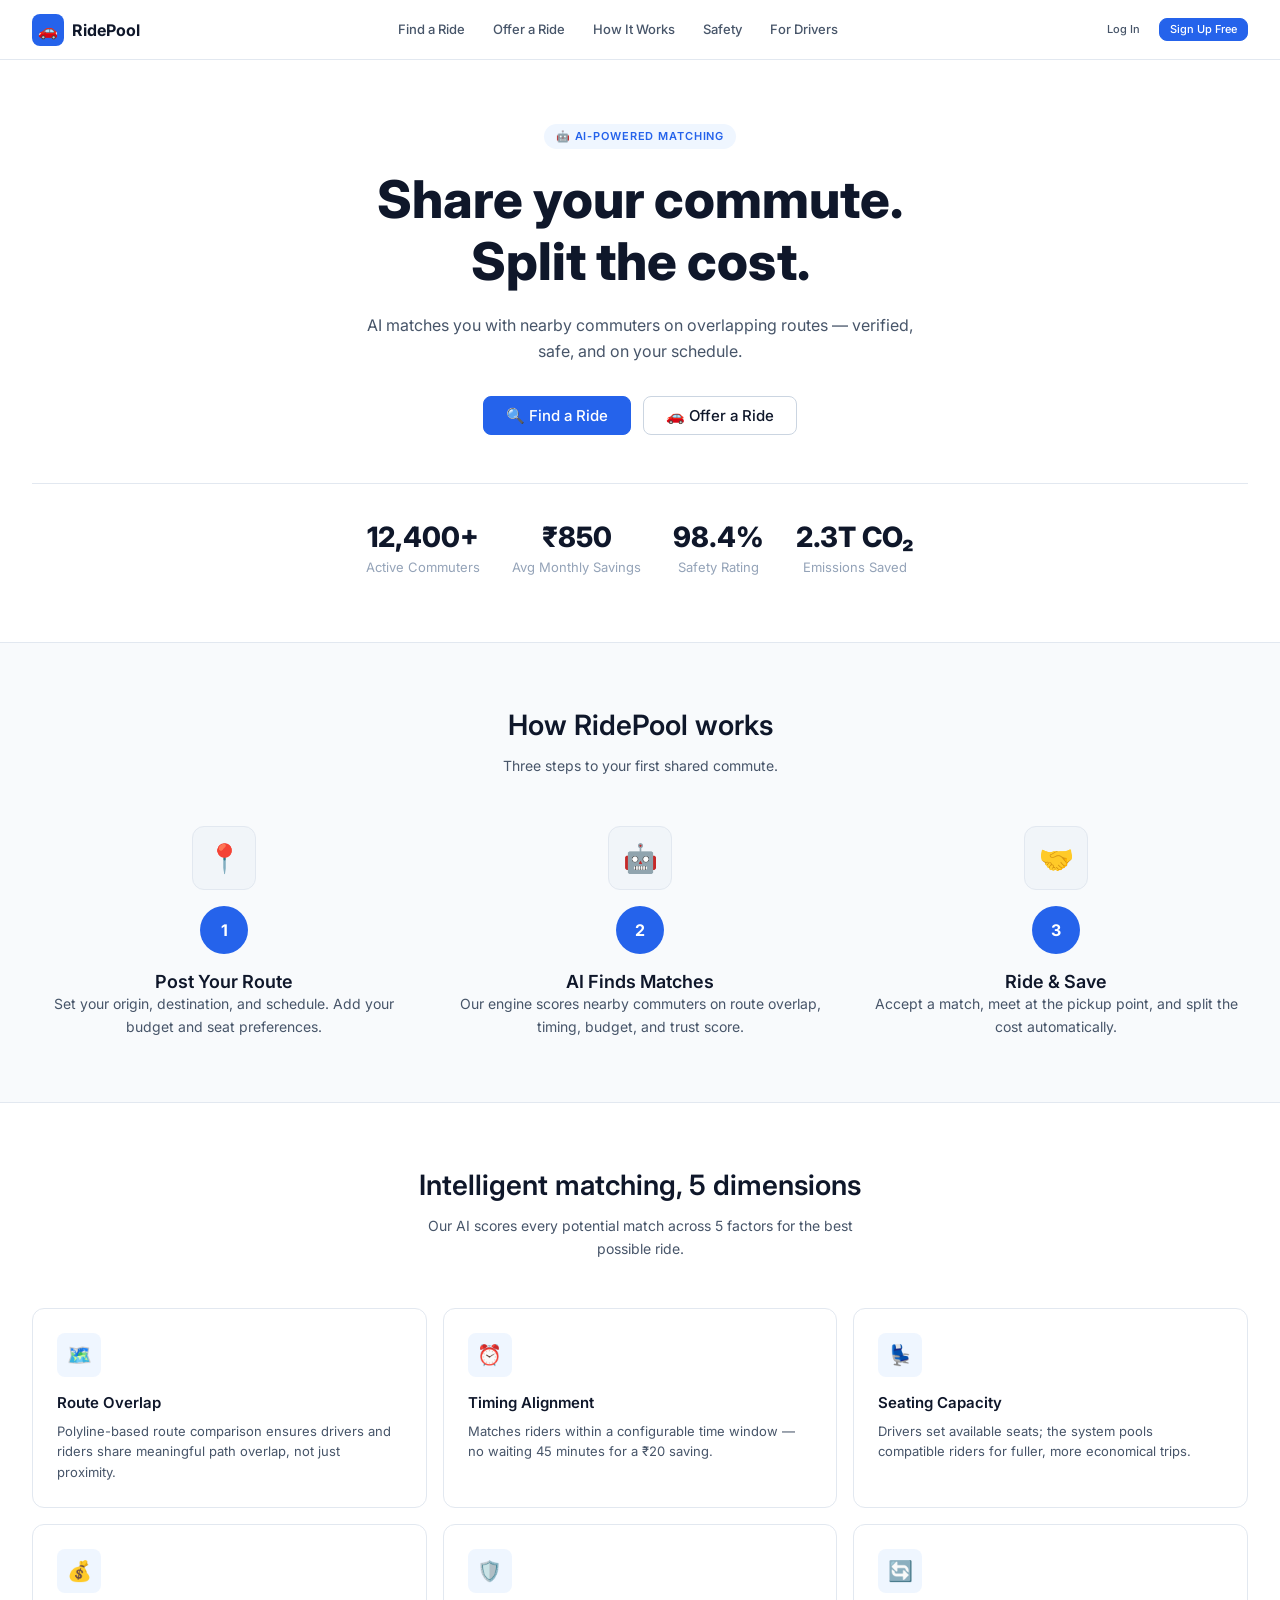
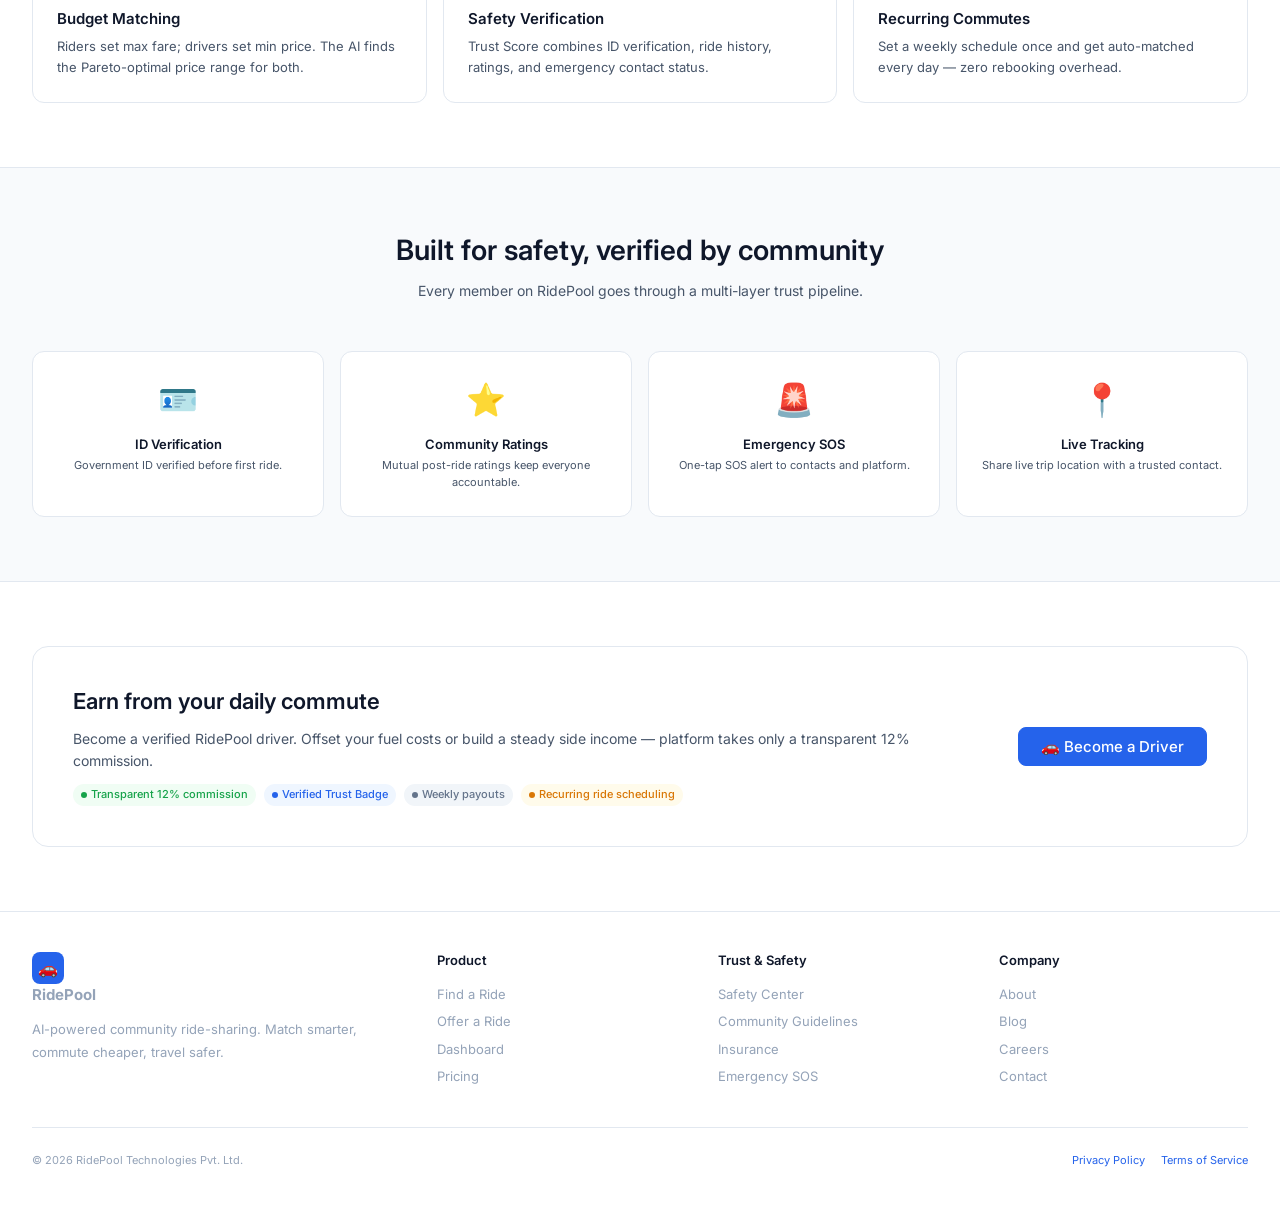
<file: index.html>
<!DOCTYPE html>
<html lang="en">
<head>
  <meta charset="UTF-8" />
  <meta name="viewport" content="width=device-width, initial-scale=1.0" />
  <title>RidePool — Community P2P Ride-Sharing</title>
  <meta name="description" content="AI-powered community ride-sharing. Match your commute route, split costs, and travel safely with verified peers." />
  <link rel="stylesheet" href="css/base.css" />
  <link rel="stylesheet" href="css/components.css" />
  <link rel="stylesheet" href="css/layout.css" />
</head>
<body>

  <!-- ── Navigation ── -->
  <nav class="topnav" id="main-nav">
    <div class="topnav-inner">
      <a href="index.html" class="nav-logo">
        <div class="logo-icon">🚗</div>
        RidePool
      </a>

      <div class="nav-links">
        <a href="map.html">Find a Ride</a>
        <a href="driver.html">Offer a Ride</a>
        <a href="#how-it-works">How It Works</a>
        <a href="#trust">Safety</a>
        <a href="#business">For Drivers</a>
      </div>

      <div class="nav-actions">
        <a href="dashboard.html" class="btn btn-ghost btn-sm">Log In</a>
        <a href="dashboard.html" class="btn btn-primary btn-sm">Sign Up Free</a>
      </div>
    </div>
  </nav>

  <!-- ── Hero ── -->
  <section class="landing-hero">
    <div class="hero-eyebrow">🤖 AI-Powered Matching</div>
    <h1>Share your commute.<br />Split the cost.</h1>
    <p>AI matches you with nearby commuters on overlapping routes — verified, safe, and on your schedule.</p>

    <div class="hero-cta-group">
      <a href="map.html" class="btn btn-primary btn-lg" id="hero-find-ride">
        🔍 Find a Ride
      </a>
      <a href="driver.html" class="btn btn-secondary btn-lg" id="hero-offer-ride">
        🚗 Offer a Ride
      </a>
    </div>

    <div class="hero-stats">
      <div class="hero-stat">
        <div class="hero-stat-num">12,400+</div>
        <div class="hero-stat-label">Active Commuters</div>
      </div>
      <div class="hero-stat">
        <div class="hero-stat-num">₹850</div>
        <div class="hero-stat-label">Avg Monthly Savings</div>
      </div>
      <div class="hero-stat">
        <div class="hero-stat-num">98.4%</div>
        <div class="hero-stat-label">Safety Rating</div>
      </div>
      <div class="hero-stat">
        <div class="hero-stat-num">2.3T CO₂</div>
        <div class="hero-stat-label">Emissions Saved</div>
      </div>
    </div>
  </section>

  <!-- ── How It Works ── -->
  <section class="landing-section" id="how-it-works" style="background: var(--color-bg);">
    <div class="container">
      <h2 class="section-title">How RidePool works</h2>
      <p class="section-sub">Three steps to your first shared commute.</p>

      <div class="steps-row">
        <div class="step">
          <div class="step-icon">📍</div>
          <div class="step-number">1</div>
          <div>
            <h4>Post Your Route</h4>
            <p>Set your origin, destination, and schedule. Add your budget and seat preferences.</p>
          </div>
        </div>
        <div class="step">
          <div class="step-icon">🤖</div>
          <div class="step-number">2</div>
          <div>
            <h4>AI Finds Matches</h4>
            <p>Our engine scores nearby commuters on route overlap, timing, budget, and trust score.</p>
          </div>
        </div>
        <div class="step">
          <div class="step-icon">🤝</div>
          <div class="step-number">3</div>
          <div>
            <h4>Ride &amp; Save</h4>
            <p>Accept a match, meet at the pickup point, and split the cost automatically.</p>
          </div>
        </div>
      </div>
    </div>
  </section>

  <!-- ── AI Matching Features ── -->
  <section class="landing-section" id="features" style="background: var(--color-surface); border-top: 1px solid var(--color-border); border-bottom: 1px solid var(--color-border);">
    <div class="container">
      <h2 class="section-title">Intelligent matching, 5 dimensions</h2>
      <p class="section-sub">Our AI scores every potential match across 5 factors for the best possible ride.</p>

      <div class="features-grid">
        <div class="feature-card">
          <div class="feature-icon">🗺️</div>
          <h4>Route Overlap</h4>
          <p>Polyline-based route comparison ensures drivers and riders share meaningful path overlap, not just proximity.</p>
        </div>
        <div class="feature-card">
          <div class="feature-icon">⏰</div>
          <h4>Timing Alignment</h4>
          <p>Matches riders within a configurable time window — no waiting 45 minutes for a ₹20 saving.</p>
        </div>
        <div class="feature-card">
          <div class="feature-icon">💺</div>
          <h4>Seating Capacity</h4>
          <p>Drivers set available seats; the system pools compatible riders for fuller, more economical trips.</p>
        </div>
        <div class="feature-card">
          <div class="feature-icon">💰</div>
          <h4>Budget Matching</h4>
          <p>Riders set max fare; drivers set min price. The AI finds the Pareto-optimal price range for both.</p>
        </div>
        <div class="feature-card">
          <div class="feature-icon">🛡️</div>
          <h4>Safety Verification</h4>
          <p>Trust Score combines ID verification, ride history, ratings, and emergency contact status.</p>
        </div>
        <div class="feature-card">
          <div class="feature-icon">🔄</div>
          <h4>Recurring Commutes</h4>
          <p>Set a weekly schedule once and get auto-matched every day — zero rebooking overhead.</p>
        </div>
      </div>
    </div>
  </section>

  <!-- ── Trust & Safety ── -->
  <section class="landing-section" id="trust" style="background: var(--color-bg);">
    <div class="container">
      <h2 class="section-title">Built for safety, verified by community</h2>
      <p class="section-sub">Every member on RidePool goes through a multi-layer trust pipeline.</p>

      <div class="trust-grid">
        <div class="trust-item">
          <div class="trust-icon">🪪</div>
          <h5>ID Verification</h5>
          <p>Government ID verified before first ride.</p>
        </div>
        <div class="trust-item">
          <div class="trust-icon">⭐</div>
          <h5>Community Ratings</h5>
          <p>Mutual post-ride ratings keep everyone accountable.</p>
        </div>
        <div class="trust-item">
          <div class="trust-icon">🚨</div>
          <h5>Emergency SOS</h5>
          <p>One-tap SOS alert to contacts and platform.</p>
        </div>
        <div class="trust-item">
          <div class="trust-icon">📍</div>
          <h5>Live Tracking</h5>
          <p>Share live trip location with a trusted contact.</p>
        </div>
      </div>
    </div>
  </section>

  <!-- ── Business / Driver Callout ── -->
  <section class="landing-section" id="business" style="background: var(--color-surface); border-top: 1px solid var(--color-border);">
    <div class="container">
      <div class="biz-callout">
        <div class="biz-text">
          <h2>Earn from your daily commute</h2>
          <p>Become a verified RidePool driver. Offset your fuel costs or build a steady side income — platform takes only a transparent 12% commission.</p>
          <div class="biz-pills">
            <span class="badge badge-success badge-dot">Transparent 12% commission</span>
            <span class="badge badge-primary badge-dot">Verified Trust Badge</span>
            <span class="badge badge-neutral badge-dot">Weekly payouts</span>
            <span class="badge badge-warning badge-dot">Recurring ride scheduling</span>
          </div>
        </div>
        <div style="flex-shrink: 0;">
          <a href="driver.html" class="btn btn-primary btn-lg" id="become-driver-cta">
            🚗 Become a Driver
          </a>
        </div>
      </div>
    </div>
  </section>

  <!-- ── Footer ── -->
  <footer class="site-footer">
    <div class="container">
      <div class="footer-inner">
        <div class="footer-col">
          <a href="index.html" class="nav-logo" style="margin-bottom: 12px; font-size: 15px;">
            <div class="logo-icon">🚗</div>
            RidePool
          </a>
          <p style="font-size: 13px; color: var(--color-muted); line-height: 1.7;">
            AI-powered community ride-sharing. Match smarter, commute cheaper, travel safer.
          </p>
        </div>
        <div class="footer-col">
          <h6>Product</h6>
          <a href="map.html">Find a Ride</a>
          <a href="driver.html">Offer a Ride</a>
          <a href="dashboard.html">Dashboard</a>
          <a href="#" data-stub="pricing">Pricing</a>
        </div>
        <div class="footer-col">
          <h6>Trust &amp; Safety</h6>
          <a href="#" data-stub="safety">Safety Center</a>
          <a href="#" data-stub="community-guidelines">Community Guidelines</a>
          <a href="#" data-stub="insurance">Insurance</a>
          <a href="#" data-stub="sos">Emergency SOS</a>
        </div>
        <div class="footer-col">
          <h6>Company</h6>
          <a href="#" data-stub="about">About</a>
          <a href="#" data-stub="blog">Blog</a>
          <a href="#" data-stub="careers">Careers</a>
          <a href="#" data-stub="contact">Contact</a>
        </div>
      </div>

      <div class="footer-bottom">
        <span>© 2026 RidePool Technologies Pvt. Ltd.</span>
        <div class="flex gap-4">
          <a href="#" data-stub="privacy">Privacy Policy</a>
          <a href="#" data-stub="terms">Terms of Service</a>
        </div>
      </div>
    </div>
  </footer>

  <script src="js/app.js"></script>
</body>
</html>
</file>
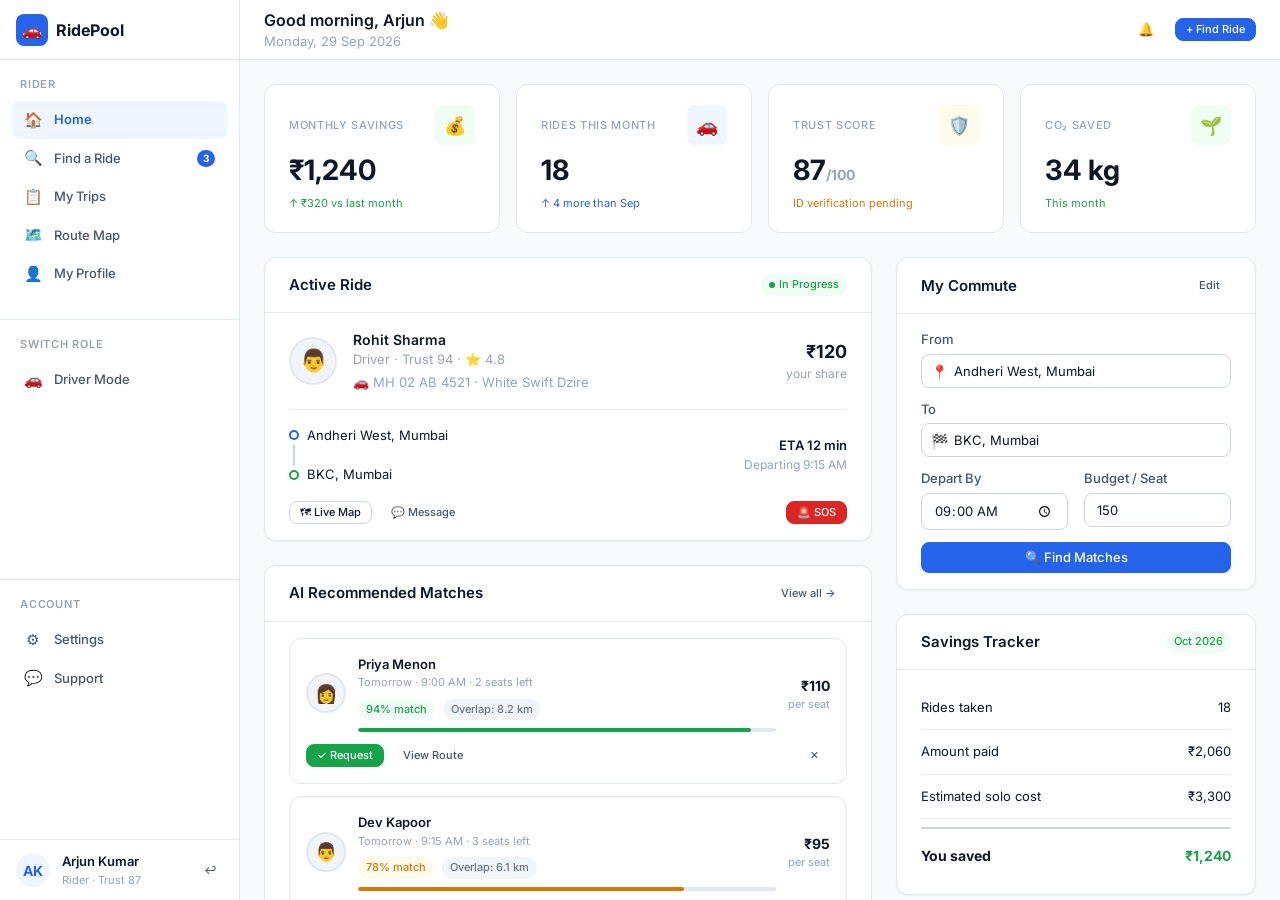
<file: dashboard.html>
<!DOCTYPE html>
<html lang="en">
<head>
  <meta charset="UTF-8" />
  <meta name="viewport" content="width=device-width, initial-scale=1.0" />
  <title>Rider Dashboard — RidePool</title>
  <meta name="description" content="Manage your rides, track savings, and view AI-matched commute options." />
  <link rel="stylesheet" href="css/base.css" />
  <link rel="stylesheet" href="css/components.css" />
  <link rel="stylesheet" href="css/layout.css" />
</head>
<body>

<div class="app-shell">

  <!-- ── Sidebar ── -->
  <aside class="sidebar" id="rider-sidebar">
    <div class="sidebar-header">
      <a href="index.html" class="nav-logo">
        <div class="logo-icon">🚗</div>
        RidePool
      </a>
    </div>

    <div class="sidebar-section">
      <div class="sidebar-label">Rider</div>
      <a href="dashboard.html" class="nav-item active" id="nav-home">
        <span class="nav-icon">🏠</span> Home
      </a>
      <a href="map.html" class="nav-item" id="nav-find">
        <span class="nav-icon">🔍</span> Find a Ride
        <span class="nav-badge">3</span>
      </a>
      <a href="#" class="nav-item" id="nav-my-trips" data-stub="my-trips">
        <span class="nav-icon">📋</span> My Trips
      </a>
      <a href="map.html" class="nav-item" id="nav-map">
        <span class="nav-icon">🗺️</span> Route Map
      </a>
      <a href="profile.html" class="nav-item" id="nav-profile">
        <span class="nav-icon">👤</span> My Profile
      </a>
    </div>

    <div class="sidebar-section">
      <div class="sidebar-label">Switch Role</div>
      <a href="driver.html" class="nav-item" id="nav-switch-driver">
        <span class="nav-icon">🚗</span> Driver Mode
      </a>
    </div>

    <div class="sidebar-section" style="flex: 1;">
      <div class="sidebar-label">Account</div>
      <a href="#" class="nav-item" data-stub="settings">
        <span class="nav-icon">⚙️</span> Settings
      </a>
      <a href="#" class="nav-item" data-stub="support">
        <span class="nav-icon">💬</span> Support
      </a>
      <!-- FUTURE: Notifications, integrations panel -->
    </div>

    <div class="sidebar-user">
      <div class="user-avatar" aria-label="User initials">AK</div>
      <div class="user-info">
        <div class="user-name">Arjun Kumar</div>
        <div class="user-role">Rider · Trust 87</div>
      </div>
      <button class="btn btn-ghost btn-icon btn-sm" data-stub="logout" aria-label="Log out">↩</button>
    </div>
  </aside>

  <!-- ── Main Content ── -->
  <main class="main-content">
    <div class="page-topbar">
      <div>
        <div class="page-title">Good morning, Arjun 👋</div>
        <div class="page-subtitle">Monday, 29 Sep 2026</div>
      </div>
      <div class="page-topbar-actions">
        <button class="btn btn-ghost btn-icon" data-stub="notifications" aria-label="Notifications">🔔</button>
        <a href="map.html" class="btn btn-primary btn-sm" id="topbar-find-ride">+ Find Ride</a>
      </div>
    </div>

    <div class="page-body">

      <!-- Stats Row -->
      <div class="stats-row" style="margin-bottom: var(--space-6);">
        <div class="stat-card">
          <div class="flex items-center justify-between">
            <div class="stat-label">Monthly Savings</div>
            <div class="stat-icon" style="background: var(--color-success-light);">💰</div>
          </div>
          <div class="stat-value">₹1,240</div>
          <div class="stat-delta text-success">↑ ₹320 vs last month</div>
        </div>
        <div class="stat-card">
          <div class="flex items-center justify-between">
            <div class="stat-label">Rides This Month</div>
            <div class="stat-icon" style="background: var(--color-primary-light);">🚗</div>
          </div>
          <div class="stat-value">18</div>
          <div class="stat-delta text-primary">↑ 4 more than Sep</div>
        </div>
        <div class="stat-card">
          <div class="flex items-center justify-between">
            <div class="stat-label">Trust Score</div>
            <div class="stat-icon" style="background: var(--color-warning-light);">🛡️</div>
          </div>
          <div class="stat-value">87<span style="font-size:14px;color:var(--color-muted)">/100</span></div>
          <div class="stat-delta text-warning">ID verification pending</div>
        </div>
        <div class="stat-card">
          <div class="flex items-center justify-between">
            <div class="stat-label">CO₂ Saved</div>
            <div class="stat-icon" style="background: var(--color-success-light);">🌱</div>
          </div>
          <div class="stat-value">34 kg</div>
          <div class="stat-delta text-success">This month</div>
        </div>
      </div>

      <div class="layout-two-col">

        <!-- Left Column -->
        <div class="flex flex-col gap-6">

          <!-- Active Ride -->
          <div class="card">
            <div class="card-header">
              <h4>Active Ride</h4>
              <span class="badge badge-success badge-dot">In Progress</span>
            </div>
            <div class="card-body">
              <div class="flex items-center gap-4">
                <div class="match-avatar" style="width:48px;height:48px;border-radius:50%;background:var(--color-surface-2);display:flex;align-items:center;justify-content:center;font-size:22px;border:2px solid var(--color-border);">👨</div>
                <div style="flex:1;">
                  <div style="font-weight:600;">Rohit Sharma</div>
                  <div style="font-size:13px;color:var(--color-muted);">Driver · Trust 94 · ⭐ 4.8</div>
                  <div style="font-size:13px;color:var(--color-muted);margin-top:4px;">🚗 MH 02 AB 4521 · White Swift Dzire</div>
                </div>
                <div style="text-align:right;">
                  <div style="font-weight:700;font-size:18px;">₹120</div>
                  <div style="font-size:12px;color:var(--color-muted);">your share</div>
                </div>
              </div>

              <hr class="divider" />

              <div class="route-line" style="flex-direction:row;align-items:center;gap:8px;flex-wrap:nowrap;">
                <div>
                  <div class="route-point"><div class="route-dot"></div><span>Andheri West, Mumbai</span></div>
                  <div class="route-connector"></div>
                  <div class="route-point"><div class="route-dot end"></div><span>BKC, Mumbai</span></div>
                </div>
                <div style="margin-left:auto;text-align:right;">
                  <div style="font-size:13px;font-weight:600;">ETA 12 min</div>
                  <div style="font-size:12px;color:var(--color-muted);">Departing 9:15 AM</div>
                </div>
              </div>

              <div class="flex gap-2 mt-4">
                <button class="btn btn-secondary btn-sm" data-stub="live-map" id="view-live-map">🗺 Live Map</button>
                <button class="btn btn-ghost btn-sm" data-stub="contact-driver">💬 Message</button>
                <button class="btn btn-danger btn-sm" style="margin-left:auto;" data-stub="sos" id="sos-btn">🚨 SOS</button>
              </div>
            </div>
          </div>

          <!-- AI Matched Rides -->
          <div class="card">
            <div class="card-header">
              <h4>AI Recommended Matches</h4>
              <a href="map.html" class="btn btn-ghost btn-sm">View all →</a>
            </div>
            <div class="card-body flex flex-col gap-3">

              <div class="match-card" id="match-1">
                <div class="flex items-center gap-3">
                  <div class="match-avatar">👩</div>
                  <div style="flex:1;">
                    <div class="match-name">Priya Menon</div>
                    <div class="match-meta">Tomorrow · 9:00 AM · 2 seats left</div>
                    <div class="flex gap-2 mt-2" style="align-items:center;">
                      <span class="badge badge-success">94% match</span>
                      <span class="badge badge-neutral">Overlap: 8.2 km</span>
                    </div>
                    <div class="match-score-bar mt-2">
                      <div class="fill high" style="width:94%"></div>
                    </div>
                  </div>
                  <div style="text-align:right;flex-shrink:0;">
                    <div class="match-price">₹110</div>
                    <div class="match-meta">per seat</div>
                  </div>
                </div>
                <div class="match-actions">
                  <button class="btn btn-success btn-sm" id="accept-match-1">✓ Request</button>
                  <button class="btn btn-ghost btn-sm" id="view-match-1">View Route</button>
                  <button class="btn btn-ghost btn-sm" style="margin-left:auto;" data-stub="dismiss-match">✕</button>
                </div>
              </div>

              <div class="match-card" id="match-2">
                <div class="flex items-center gap-3">
                  <div class="match-avatar">👨</div>
                  <div style="flex:1;">
                    <div class="match-name">Dev Kapoor</div>
                    <div class="match-meta">Tomorrow · 9:15 AM · 3 seats left</div>
                    <div class="flex gap-2 mt-2" style="align-items:center;">
                      <span class="badge badge-warning">78% match</span>
                      <span class="badge badge-neutral">Overlap: 6.1 km</span>
                    </div>
                    <div class="match-score-bar mt-2">
                      <div class="fill medium" style="width:78%"></div>
                    </div>
                  </div>
                  <div style="text-align:right;flex-shrink:0;">
                    <div class="match-price">₹95</div>
                    <div class="match-meta">per seat</div>
                  </div>
                </div>
                <div class="match-actions">
                  <button class="btn btn-success btn-sm" id="accept-match-2">✓ Request</button>
                  <button class="btn btn-ghost btn-sm" id="view-match-2">View Route</button>
                  <button class="btn btn-ghost btn-sm" style="margin-left:auto;" data-stub="dismiss-match">✕</button>
                </div>
              </div>

              <!-- FUTURE: Paginated match list, filter by time/price/trust -->

            </div>
          </div>

          <!-- Recent Trips -->
          <div class="card">
            <div class="card-header">
              <h4>Recent Trips</h4>
              <button class="btn btn-ghost btn-sm" data-stub="export-trips">Export ↓</button>
            </div>
            <div class="table-wrapper">
              <table class="table">
                <thead>
                  <tr>
                    <th>Date</th>
                    <th>Route</th>
                    <th>Driver</th>
                    <th>Cost</th>
                    <th>Rating</th>
                    <th>Status</th>
                  </tr>
                </thead>
                <tbody>
                  <tr>
                    <td>28 Sep</td>
                    <td>Andheri → BKC</td>
                    <td><div class="user-cell"><div class="mini-avatar">RS</div>Rohit S.</div></td>
                    <td>₹120</td>
                    <td class="stars">★★★★★</td>
                    <td><span class="badge badge-success">Completed</span></td>
                  </tr>
                  <tr>
                    <td>27 Sep</td>
                    <td>Andheri → Powai</td>
                    <td><div class="user-cell"><div class="mini-avatar">PM</div>Priya M.</div></td>
                    <td>₹90</td>
                    <td class="stars">★★★★☆</td>
                    <td><span class="badge badge-success">Completed</span></td>
                  </tr>
                  <tr>
                    <td>26 Sep</td>
                    <td>Andheri → BKC</td>
                    <td><div class="user-cell"><div class="mini-avatar">DK</div>Dev K.</div></td>
                    <td>₹95</td>
                    <td class="stars">★★★★★</td>
                    <td><span class="badge badge-success">Completed</span></td>
                  </tr>
                  <tr>
                    <td>24 Sep</td>
                    <td>Andheri → BKC</td>
                    <td><div class="user-cell"><div class="mini-avatar">NS</div>Nidhi S.</div></td>
                    <td>₹110</td>
                    <td class="stars">★★★☆☆</td>
                    <td><span class="badge badge-danger">Cancelled</span></td>
                  </tr>
                </tbody>
              </table>
            </div>
          </div>

        </div><!-- /Left Column -->

        <!-- Right Column -->
        <div class="flex flex-col gap-6">

          <!-- My Commute Route -->
          <div class="card">
            <div class="card-header">
              <h4>My Commute</h4>
              <button class="btn btn-ghost btn-sm" data-stub="edit-commute">Edit</button>
            </div>
            <div class="card-body flex flex-col gap-3">
              <div class="form-group">
                <label class="form-label">From</label>
                <div class="input-group">
                  <span class="input-icon">📍</span>
                  <input class="form-input" type="text" value="Andheri West, Mumbai" id="rider-origin" />
                </div>
              </div>
              <div class="form-group">
                <label class="form-label">To</label>
                <div class="input-group">
                  <span class="input-icon">🏁</span>
                  <input class="form-input" type="text" value="BKC, Mumbai" id="rider-dest" />
                </div>
              </div>
              <div class="form-row">
                <div class="form-group">
                  <label class="form-label">Depart By</label>
                  <input class="form-input" type="time" value="09:00" id="rider-depart-time" />
                </div>
                <div class="form-group">
                  <label class="form-label">Budget / Seat</label>
                  <input class="form-input" type="number" value="150" min="0" id="rider-budget" />
                </div>
              </div>
              <a href="map.html" class="btn btn-primary w-full" id="find-matches-btn">🔍 Find Matches</a>
            </div>
          </div>

          <!-- Savings Tracker -->
          <div class="card">
            <div class="card-header">
              <h4>Savings Tracker</h4>
              <span class="badge badge-success">Oct 2026</span>
            </div>
            <div class="card-body">
              <div class="earnings-row">
                <span>Rides taken</span>
                <span>18</span>
              </div>
              <div class="earnings-row">
                <span>Amount paid</span>
                <span>₹2,060</span>
              </div>
              <div class="earnings-row">
                <span>Estimated solo cost</span>
                <span>₹3,300</span>
              </div>
              <div class="earnings-row total">
                <span>You saved</span>
                <span class="credit">₹1,240</span>
              </div>
            </div>
          </div>

          <!-- Upcoming Schedule -->
          <div class="card">
            <div class="card-header">
              <h4>Upcoming</h4>
              <!-- FUTURE: Full calendar view -->
            </div>
            <div class="card-body flex flex-col gap-3">
              <div style="display:flex;align-items:center;gap:12px;padding:10px;background:var(--color-primary-light);border-radius:var(--radius-md);">
                <div style="font-size:22px;">🗓️</div>
                <div>
                  <div style="font-weight:600;font-size:13px;">Tomorrow · 9:00 AM</div>
                  <div style="font-size:12px;color:var(--color-muted);">Matched with Priya Menon · Pending confirmation</div>
                </div>
                <span class="badge badge-warning" style="margin-left:auto;flex-shrink:0;">Pending</span>
              </div>

              <div style="display:flex;align-items:center;gap:12px;padding:10px;background:var(--color-surface-2);border-radius:var(--radius-md);">
                <div style="font-size:22px;">🗓️</div>
                <div>
                  <div style="font-weight:600;font-size:13px;">01 Oct · 9:00 AM</div>
                  <div style="font-size:12px;color:var(--color-muted);">Recurring — waiting for driver match</div>
                </div>
                <span class="badge badge-neutral" style="margin-left:auto;flex-shrink:0;">Searching</span>
              </div>

              <!-- FUTURE: Full weekly schedule, calendar widget -->
            </div>
          </div>

        </div><!-- /Right Column -->

      </div><!-- /layout-two-col -->
    </div><!-- /page-body -->
  </main>

</div><!-- /app-shell -->

<script src="js/app.js"></script>
<script src="js/rides.js"></script>
</body>
</html>
</file>
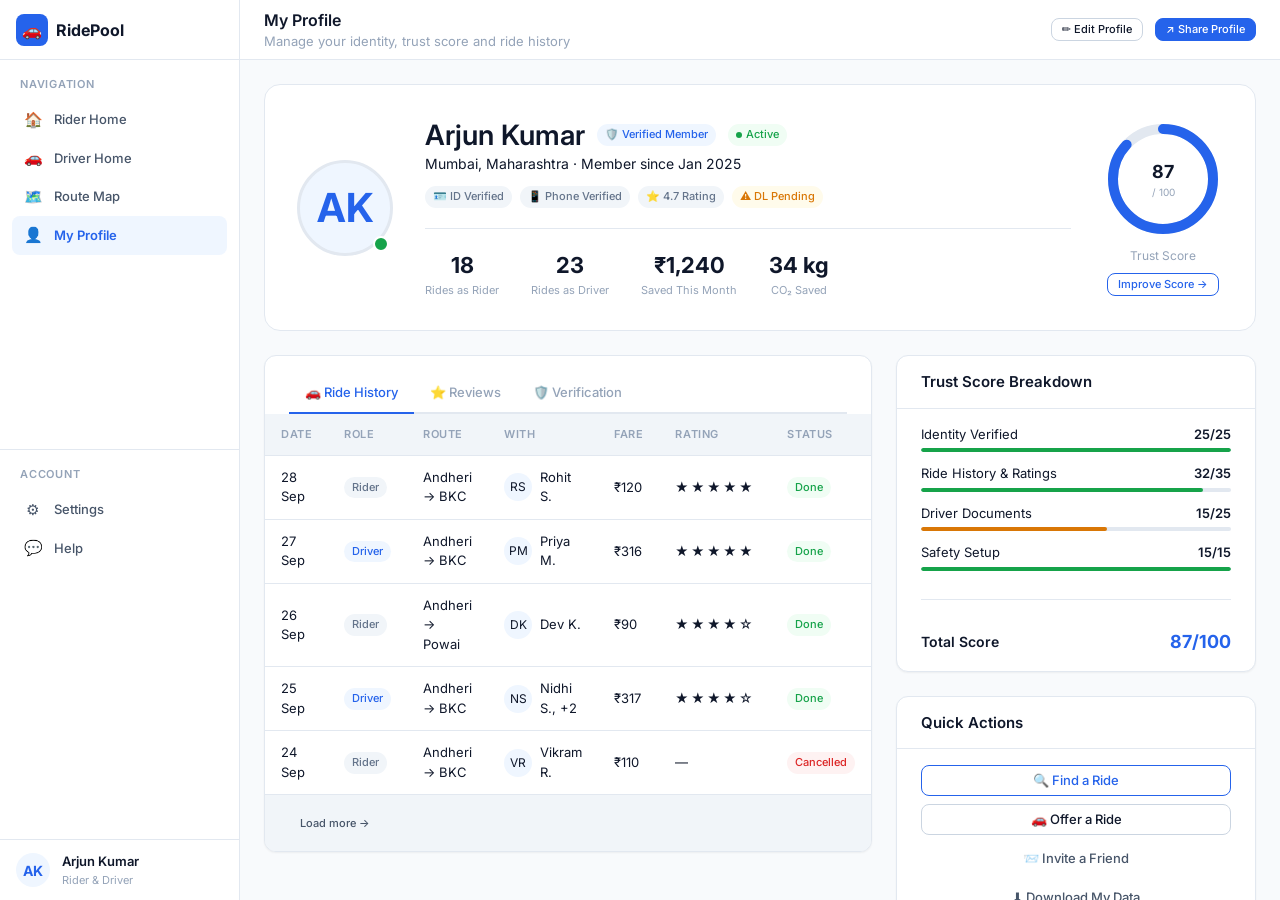
<file: profile.html>
<!DOCTYPE html>
<html lang="en">
<head>
  <meta charset="UTF-8" />
  <meta name="viewport" content="width=device-width, initial-scale=1.0" />
  <title>Profile — RidePool</title>
  <meta name="description" content="Your RidePool profile, trust score, verification status and ride history." />
  <link rel="stylesheet" href="css/base.css" />
  <link rel="stylesheet" href="css/components.css" />
  <link rel="stylesheet" href="css/layout.css" />
</head>
<body>

<div class="app-shell">

  <!-- ── Sidebar ── -->
  <aside class="sidebar">
    <div class="sidebar-header">
      <a href="index.html" class="nav-logo">
        <div class="logo-icon">🚗</div>
        RidePool
      </a>
    </div>
    <div class="sidebar-section">
      <div class="sidebar-label">Navigation</div>
      <a href="dashboard.html" class="nav-item"><span class="nav-icon">🏠</span> Rider Home</a>
      <a href="driver.html"    class="nav-item"><span class="nav-icon">🚗</span> Driver Home</a>
      <a href="map.html"       class="nav-item"><span class="nav-icon">🗺️</span> Route Map</a>
      <a href="profile.html"   class="nav-item active"><span class="nav-icon">👤</span> My Profile</a>
    </div>
    <div class="sidebar-section" style="flex:1;">
      <div class="sidebar-label">Account</div>
      <a href="#" class="nav-item" data-stub="settings"><span class="nav-icon">⚙️</span> Settings</a>
      <a href="#" class="nav-item" data-stub="support"><span class="nav-icon">💬</span> Help</a>
    </div>
    <div class="sidebar-user">
      <div class="user-avatar">AK</div>
      <div class="user-info">
        <div class="user-name">Arjun Kumar</div>
        <div class="user-role">Rider &amp; Driver</div>
      </div>
    </div>
  </aside>

  <!-- ── Main Content ── -->
  <main class="main-content">
    <div class="page-topbar">
      <div>
        <div class="page-title">My Profile</div>
        <div class="page-subtitle">Manage your identity, trust score and ride history</div>
      </div>
      <div class="page-topbar-actions">
        <button class="btn btn-secondary btn-sm" id="edit-profile-btn" data-stub="edit-profile">✏️ Edit Profile</button>
        <button class="btn btn-primary btn-sm" id="share-profile-btn" data-stub="share-profile">↗ Share Profile</button>
      </div>
    </div>

    <div class="page-body">

      <!-- Profile Header Card -->
      <div class="profile-header mb-6">
        <div class="profile-avatar-wrap">
          <div class="profile-avatar">AK</div>
          <div class="profile-online-dot"></div>
        </div>

        <div style="flex:1;">
          <div class="flex items-center gap-3 flex-wrap">
            <h2>Arjun Kumar</h2>
            <span class="badge badge-primary">🛡️ Verified Member</span>
            <span class="badge badge-success badge-dot">Active</span>
          </div>
          <div class="profile-subtitle">Mumbai, Maharashtra · Member since Jan 2025</div>

          <div class="profile-badges">
            <span class="badge badge-neutral">🪪 ID Verified</span>
            <span class="badge badge-neutral">📱 Phone Verified</span>
            <span class="badge badge-neutral">⭐ 4.7 Rating</span>
            <span class="badge badge-warning">⚠️ DL Pending</span>
            <!-- FUTURE: Background check badge, premium membership, referral count -->
          </div>

          <div class="profile-stats">
            <div class="profile-stat">
              <div class="p-stat-val">18</div>
              <div class="p-stat-label">Rides as Rider</div>
            </div>
            <div class="profile-stat">
              <div class="p-stat-val">23</div>
              <div class="p-stat-label">Rides as Driver</div>
            </div>
            <div class="profile-stat">
              <div class="p-stat-val">₹1,240</div>
              <div class="p-stat-label">Saved This Month</div>
            </div>
            <div class="profile-stat">
              <div class="p-stat-val">34 kg</div>
              <div class="p-stat-label">CO₂ Saved</div>
            </div>
          </div>
        </div>

        <!-- Trust Score Ring -->
        <div class="flex flex-col items-center gap-2">
          <div class="trust-score-ring">
            <svg width="120" height="120" aria-label="Trust score 87 out of 100">
              <circle cx="60" cy="60" r="50" fill="none" stroke="var(--color-border)" stroke-width="10"/>
              <circle cx="60" cy="60" r="50" fill="none" stroke="var(--color-primary)"
                stroke-width="10"
                stroke-dasharray="314"
                stroke-dashoffset="41"
                stroke-linecap="round"/>
            </svg>
            <div class="score-label">
              <span class="score-number">87</span>
              <span class="score-text">/ 100</span>
            </div>
          </div>
          <div style="font-size:12px;color:var(--color-muted);text-align:center;">Trust Score</div>
          <a href="driver.html" class="btn btn-outline-primary btn-sm" onclick="if(window.location.pathname.includes('profile')) { window.location='driver.html'; }">
            Improve Score →
          </a>
        </div>
      </div>

      <!-- Main Layout -->
      <div class="layout-two-col">

        <!-- Left: Tabs panel -->
        <div class="card">
          <div class="card-header" style="padding-bottom:0;border-bottom:none;">
            <div class="tabs" id="profile-tabs" style="width:100%;">
              <button class="tab-btn active" id="ptab-history" onclick="showProfileTab('history')">🚗 Ride History</button>
              <button class="tab-btn" id="ptab-reviews" onclick="showProfileTab('reviews')">⭐ Reviews</button>
              <button class="tab-btn" id="ptab-verification" onclick="showProfileTab('verification')">🛡️ Verification</button>
              <!-- FUTURE: Achievements, emissions impact, referrals -->
            </div>
          </div>

          <!-- Ride History Tab -->
          <div id="ptp-history" class="tab-panel active">
            <div class="table-wrapper">
              <table class="table">
                <thead>
                  <tr>
                    <th>Date</th>
                    <th>Role</th>
                    <th>Route</th>
                    <th>With</th>
                    <th>Fare</th>
                    <th>Rating</th>
                    <th>Status</th>
                  </tr>
                </thead>
                <tbody>
                  <tr>
                    <td>28 Sep</td>
                    <td><span class="badge badge-neutral">Rider</span></td>
                    <td>Andheri → BKC</td>
                    <td><div class="user-cell"><div class="mini-avatar">RS</div>Rohit S.</div></td>
                    <td>₹120</td>
                    <td class="stars">★★★★★</td>
                    <td><span class="badge badge-success">Done</span></td>
                  </tr>
                  <tr>
                    <td>27 Sep</td>
                    <td><span class="badge badge-primary">Driver</span></td>
                    <td>Andheri → BKC</td>
                    <td><div class="user-cell"><div class="mini-avatar">PM</div>Priya M.</div></td>
                    <td>₹316</td>
                    <td class="stars">★★★★★</td>
                    <td><span class="badge badge-success">Done</span></td>
                  </tr>
                  <tr>
                    <td>26 Sep</td>
                    <td><span class="badge badge-neutral">Rider</span></td>
                    <td>Andheri → Powai</td>
                    <td><div class="user-cell"><div class="mini-avatar">DK</div>Dev K.</div></td>
                    <td>₹90</td>
                    <td class="stars">★★★★☆</td>
                    <td><span class="badge badge-success">Done</span></td>
                  </tr>
                  <tr>
                    <td>25 Sep</td>
                    <td><span class="badge badge-primary">Driver</span></td>
                    <td>Andheri → BKC</td>
                    <td><div class="user-cell"><div class="mini-avatar">NS</div>Nidhi S., +2</div></td>
                    <td>₹317</td>
                    <td class="stars">★★★★☆</td>
                    <td><span class="badge badge-success">Done</span></td>
                  </tr>
                  <tr>
                    <td>24 Sep</td>
                    <td><span class="badge badge-neutral">Rider</span></td>
                    <td>Andheri → BKC</td>
                    <td><div class="user-cell"><div class="mini-avatar">VR</div>Vikram R.</div></td>
                    <td>₹110</td>
                    <td class="stars">—</td>
                    <td><span class="badge badge-danger">Cancelled</span></td>
                  </tr>
                </tbody>
              </table>
            </div>
            <div class="card-footer">
              <button class="btn btn-ghost btn-sm" data-stub="load-more-trips">Load more →</button>
            </div>
          </div>

          <!-- Reviews Tab -->
          <div id="ptp-reviews" class="tab-panel">
            <div class="card-body">
              <div class="review-item">
                <div class="review-header">
                  <div class="mini-avatar">RS</div>
                  <div>
                    <div class="review-name">Rohit Sharma</div>
                    <div class="stars">★★★★★</div>
                  </div>
                  <div class="review-date">28 Sep 2026</div>
                </div>
                <p class="review-text">Arjun was on time and very polite. Would definitely ride with him again!</p>
              </div>
              <div class="review-item">
                <div class="review-header">
                  <div class="mini-avatar">PM</div>
                  <div>
                    <div class="review-name">Priya Menon</div>
                    <div class="stars">★★★★★</div>
                  </div>
                  <div class="review-date">27 Sep 2026</div>
                </div>
                <p class="review-text">Great co-passenger. Quiet, respectful, no fuss. Highly recommended.</p>
              </div>
              <div class="review-item">
                <div class="review-header">
                  <div class="mini-avatar">DK</div>
                  <div>
                    <div class="review-name">Dev Kapoor</div>
                    <div class="stars">★★★★☆</div>
                  </div>
                  <div class="review-date">26 Sep 2026</div>
                </div>
                <p class="review-text">Good rider. Was ready at pickup on time. Minor navigation confusion but resolved quickly.</p>
              </div>
              <!-- FUTURE: Paginated reviews, filter by role (as rider / as driver), reply to review -->
            </div>
          </div>

          <!-- Verification Tab (mirrors driver.html version for combined rider/driver profile) -->
          <div id="ptp-verification" class="tab-panel">
            <div class="card-body">
              <div class="alert alert-warning mb-4">
                <span class="alert-icon">⚠️</span>
                <span>Complete all verifications to reach a Trust Score of 100.</span>
              </div>
              <div class="verify-item">
                <div>
                  <div class="verify-label">Government ID (Aadhaar)</div>
                  <div class="verify-sub">Verified · Ends XX-1234</div>
                </div>
                <span class="badge badge-success">✓ Done</span>
              </div>
              <div class="verify-item">
                <div>
                  <div class="verify-label">Phone Number</div>
                  <div class="verify-sub">+91 98XXX XXXXX · OTP verified</div>
                </div>
                <span class="badge badge-success">✓ Done</span>
              </div>
              <div class="verify-item">
                <div>
                  <div class="verify-label">Email Address</div>
                  <div class="verify-sub">ar***@gmail.com</div>
                </div>
                <span class="badge badge-success">✓ Done</span>
              </div>
              <div class="verify-item">
                <div>
                  <div class="verify-label">Driver's Licence</div>
                  <div class="verify-sub">Required to post rides</div>
                </div>
                <div class="flex gap-2 items-center">
                  <span class="badge badge-warning">Pending</span>
                  <button class="btn btn-primary btn-sm" id="upload-dl" data-stub="upload-doc">Upload</button>
                </div>
              </div>
              <div class="verify-item">
                <div>
                  <div class="verify-label">Emergency Contact</div>
                  <div class="verify-sub">Required for SOS feature</div>
                </div>
                <div class="flex gap-2 items-center">
                  <span class="badge badge-danger">Missing</span>
                  <button class="btn btn-primary btn-sm" id="add-emergency" data-stub="add-emergency">Add</button>
                </div>
              </div>
              <!-- FUTURE: Face verification, background check, referral code -->
            </div>
          </div>

        </div><!-- /tabs card -->

        <!-- Right sidebar -->
        <div class="flex flex-col gap-6">

          <!-- Trust Score Breakdown -->
          <div class="card">
            <div class="card-header">
              <h4>Trust Score Breakdown</h4>
            </div>
            <div class="card-body flex flex-col gap-3">
              <div>
                <div class="flex items-center justify-between mb-1">
                  <span style="font-size:13px;">Identity Verified</span>
                  <span style="font-size:13px;font-weight:600;">25/25</span>
                </div>
                <div class="match-score-bar"><div class="fill high" style="width:100%"></div></div>
              </div>
              <div>
                <div class="flex items-center justify-between mb-1">
                  <span style="font-size:13px;">Ride History &amp; Ratings</span>
                  <span style="font-size:13px;font-weight:600;">32/35</span>
                </div>
                <div class="match-score-bar"><div class="fill high" style="width:91%"></div></div>
              </div>
              <div>
                <div class="flex items-center justify-between mb-1">
                  <span style="font-size:13px;">Driver Documents</span>
                  <span style="font-size:13px;font-weight:600;">15/25</span>
                </div>
                <div class="match-score-bar"><div class="fill medium" style="width:60%"></div></div>
              </div>
              <div>
                <div class="flex items-center justify-between mb-1">
                  <span style="font-size:13px;">Safety Setup</span>
                  <span style="font-size:13px;font-weight:600;">15/15</span>
                </div>
                <div class="match-score-bar"><div class="fill high" style="width:100%"></div></div>
              </div>
              <hr class="divider" />
              <div class="flex items-center justify-between">
                <span style="font-weight:600;">Total Score</span>
                <span style="font-weight:700;color:var(--color-primary);font-size:18px;">87/100</span>
              </div>
              <!-- FUTURE: Gamified badges, trust history chart -->
            </div>
          </div>

          <!-- Quick Actions -->
          <div class="card">
            <div class="card-header"><h4>Quick Actions</h4></div>
            <div class="card-body flex flex-col gap-2">
              <a href="map.html"      class="btn btn-outline-primary w-full" id="qaction-find">🔍 Find a Ride</a>
              <a href="driver.html"   class="btn btn-secondary w-full"       id="qaction-offer">🚗 Offer a Ride</a>
              <button class="btn btn-ghost w-full" data-stub="invite-friend"  id="qaction-invite">📨 Invite a Friend</button>
              <button class="btn btn-ghost w-full" data-stub="download-data"  id="qaction-data">⬇ Download My Data</button>
              <!-- FUTURE: Link payment method, manage bank account, toggle public/private profile -->
            </div>
          </div>

          <!-- Membership Tier -->
          <div class="card">
            <div class="card-header">
              <h4>Membership</h4>
            </div>
            <div class="card-body">
              <div class="flex items-center gap-3 mb-3">
                <span style="font-size:28px;">🥈</span>
                <div>
                  <div style="font-weight:700;">Silver Member</div>
                  <div style="font-size:12px;color:var(--color-muted);">Valid until Dec 2026</div>
                </div>
              </div>
              <div class="flex flex-col gap-2" style="font-size:13px;">
                <div class="flex gap-2 items-center"><span class="badge badge-success">✓</span> Priority AI matching</div>
                <div class="flex gap-2 items-center"><span class="badge badge-success">✓</span> 12% platform commission</div>
                <div class="flex gap-2 items-center"><span class="badge badge-neutral">—</span> Gold: 10% commission</div>
              </div>
              <button class="btn btn-outline-primary w-full mt-4" data-stub="upgrade-tier" id="upgrade-tier-btn">
                ↑ Upgrade to Gold
              </button>
              <!-- FUTURE: Membership payment, renewal, benefits comparison -->
            </div>
          </div>

        </div><!-- /right sidebar -->

      </div><!-- /layout-two-col -->
    </div><!-- /page-body -->
  </main>

</div><!-- /app-shell -->

<script src="js/app.js"></script>
<script>
  function showProfileTab(tab) {
    ['history','reviews','verification'].forEach(t => {
      document.getElementById('ptp-' + t)?.classList.remove('active');
      document.getElementById('ptab-' + t)?.classList.remove('active');
    });
    document.getElementById('ptp-' + tab)?.classList.add('active');
    document.getElementById('ptab-' + tab)?.classList.add('active');
  }
</script>
</body>
</html>
</file>
<file: css/base.css>
/* ============================================
   BASE.CSS — Design Tokens, Reset, Typography
   ============================================ */

@import url('https://fonts.googleapis.com/css2?family=Inter:wght@300;400;500;600;700&display=swap');

/* ── Design Tokens ── */
:root {
  /* Colors */
  --color-primary:        #2563eb;
  --color-primary-hover:  #1d4ed8;
  --color-primary-light:  #eff6ff;
  --color-secondary:      #64748b;
  --color-success:        #16a34a;
  --color-success-light:  #f0fdf4;
  --color-warning:        #d97706;
  --color-warning-light:  #fffbeb;
  --color-danger:         #dc2626;
  --color-danger-light:   #fef2f2;

  /* Surfaces */
  --color-bg:             #f8fafc;
  --color-surface:        #ffffff;
  --color-surface-2:      #f1f5f9;
  --color-border:         #e2e8f0;
  --color-border-dark:    #cbd5e1;

  /* Text */
  --color-text:           #0f172a;
  --color-text-secondary: #475569;
  --color-muted:          #94a3b8;

  /* Map overlay */
  --color-route-driver:   #2563eb;
  --color-route-rider:    #16a34a;
  --color-route-overlap:  #d97706;

  /* Spacing */
  --space-1:  4px;
  --space-2:  8px;
  --space-3:  12px;
  --space-4:  16px;
  --space-5:  20px;
  --space-6:  24px;
  --space-8:  32px;
  --space-10: 40px;
  --space-12: 48px;
  --space-16: 64px;

  /* Typography */
  --font-family: 'Inter', system-ui, -apple-system, sans-serif;
  --font-size-xs:   11px;
  --font-size-sm:   13px;
  --font-size-base: 14px;
  --font-size-md:   15px;
  --font-size-lg:   16px;
  --font-size-xl:   18px;
  --font-size-2xl:  22px;
  --font-size-3xl:  28px;
  --font-size-4xl:  36px;
  --font-size-5xl:  48px;

  /* Radius */
  --radius-sm:  4px;
  --radius-md:  8px;
  --radius-lg:  12px;
  --radius-xl:  16px;
  --radius-full: 9999px;

  /* Shadows */
  --shadow-sm:  0 1px 2px rgba(0,0,0,0.05);
  --shadow-md:  0 2px 8px rgba(0,0,0,0.08);
  --shadow-lg:  0 4px 16px rgba(0,0,0,0.10);

  /* Transitions */
  --transition-fast: 120ms ease;
  --transition-base: 200ms ease;
  --transition-slow: 300ms ease;

  /* Layout */
  --sidebar-width:       240px;
  --topbar-height:       60px;
  --content-max-width:   1280px;
}

/* ── Reset ── */
*, *::before, *::after {
  box-sizing: border-box;
  margin: 0;
  padding: 0;
}

html {
  font-size: 16px;
  scroll-behavior: smooth;
  -webkit-text-size-adjust: 100%;
}

body {
  font-family: var(--font-family);
  font-size: var(--font-size-base);
  color: var(--color-text);
  background: var(--color-bg);
  line-height: 1.5;
  -webkit-font-smoothing: antialiased;
  -moz-osx-font-smoothing: grayscale;
}

a {
  color: var(--color-primary);
  text-decoration: none;
  transition: color var(--transition-fast);
}
a:hover { color: var(--color-primary-hover); }

img, video { max-width: 100%; display: block; }

input, button, select, textarea {
  font-family: inherit;
  font-size: inherit;
}

button { cursor: pointer; border: none; background: none; }

ul, ol { list-style: none; }

h1, h2, h3, h4, h5, h6 {
  font-weight: 600;
  line-height: 1.3;
  color: var(--color-text);
}
h1 { font-size: var(--font-size-4xl); }
h2 { font-size: var(--font-size-3xl); }
h3 { font-size: var(--font-size-2xl); }
h4 { font-size: var(--font-size-xl); }
h5 { font-size: var(--font-size-lg); }
h6 { font-size: var(--font-size-md); }

p { color: var(--color-text-secondary); line-height: 1.6; }

/* ── Utilities ── */
.text-primary   { color: var(--color-primary); }
.text-success   { color: var(--color-success); }
.text-warning   { color: var(--color-warning); }
.text-danger    { color: var(--color-danger); }
.text-muted     { color: var(--color-muted); }
.text-secondary { color: var(--color-text-secondary); }
.text-sm        { font-size: var(--font-size-sm); }
.text-xs        { font-size: var(--font-size-xs); }
.text-lg        { font-size: var(--font-size-lg); }
.text-xl        { font-size: var(--font-size-xl); }
.text-bold      { font-weight: 600; }
.text-medium    { font-weight: 500; }

.flex           { display: flex; }
.flex-col       { flex-direction: column; }
.items-center   { align-items: center; }
.items-start    { align-items: flex-start; }
.justify-between { justify-content: space-between; }
.justify-center { justify-content: center; }
.gap-1          { gap: var(--space-1); }
.gap-2          { gap: var(--space-2); }
.gap-3          { gap: var(--space-3); }
.gap-4          { gap: var(--space-4); }
.gap-6          { gap: var(--space-6); }
.gap-8          { gap: var(--space-8); }

.mt-1  { margin-top: var(--space-1); }
.mt-2  { margin-top: var(--space-2); }
.mt-3  { margin-top: var(--space-3); }
.mt-4  { margin-top: var(--space-4); }
.mt-6  { margin-top: var(--space-6); }
.mb-1  { margin-bottom: var(--space-1); }
.mb-2  { margin-bottom: var(--space-2); }
.mb-3  { margin-bottom: var(--space-3); }
.mb-4  { margin-bottom: var(--space-4); }
.mb-6  { margin-bottom: var(--space-6); }

.w-full  { width: 100%; }
.h-full  { height: 100%; }
.hidden  { display: none !important; }
.sr-only {
  position: absolute; width: 1px; height: 1px;
  padding: 0; margin: -1px; overflow: hidden;
  clip: rect(0,0,0,0); border: 0;
}

/* ── Divider ── */
.divider {
  height: 1px;
  background: var(--color-border);
  border: none;
  margin: var(--space-4) 0;
}

/* ── Scroll ── */
::-webkit-scrollbar       { width: 6px; height: 6px; }
::-webkit-scrollbar-track { background: transparent; }
::-webkit-scrollbar-thumb { background: var(--color-border-dark); border-radius: var(--radius-full); }
::-webkit-scrollbar-thumb:hover { background: var(--color-secondary); }
</file>
<file: css/components.css>
/* ============================================
   COMPONENTS.CSS — Buttons, Cards, Badges, Forms, Tables, Modals
   ============================================ */

/* ── Buttons ── */
.btn {
  display: inline-flex;
  align-items: center;
  justify-content: center;
  gap: var(--space-2);
  padding: 8px 16px;
  border-radius: var(--radius-md);
  font-size: var(--font-size-sm);
  font-weight: 500;
  line-height: 1;
  cursor: pointer;
  border: 1px solid transparent;
  transition: background var(--transition-fast), color var(--transition-fast),
              border-color var(--transition-fast), box-shadow var(--transition-fast);
  white-space: nowrap;
  user-select: none;
}
.btn:disabled { opacity: 0.5; cursor: not-allowed; }

.btn-sm  { padding: 5px 10px; font-size: var(--font-size-xs); }
.btn-lg  { padding: 11px 22px; font-size: var(--font-size-md); }

.btn-primary {
  background: var(--color-primary);
  color: #fff;
  border-color: var(--color-primary);
}
.btn-primary:hover:not(:disabled) {
  background: var(--color-primary-hover);
  border-color: var(--color-primary-hover);
}

.btn-secondary {
  background: var(--color-surface);
  color: var(--color-text);
  border-color: var(--color-border-dark);
}
.btn-secondary:hover:not(:disabled) {
  background: var(--color-surface-2);
}

.btn-success {
  background: var(--color-success);
  color: #fff;
  border-color: var(--color-success);
}
.btn-success:hover:not(:disabled) { background: #15803d; }

.btn-danger {
  background: var(--color-danger);
  color: #fff;
  border-color: var(--color-danger);
}
.btn-danger:hover:not(:disabled) { background: #b91c1c; }

.btn-ghost {
  background: transparent;
  color: var(--color-text-secondary);
  border-color: transparent;
}
.btn-ghost:hover:not(:disabled) {
  background: var(--color-surface-2);
  color: var(--color-text);
}

.btn-outline-primary {
  background: transparent;
  color: var(--color-primary);
  border-color: var(--color-primary);
}
.btn-outline-primary:hover:not(:disabled) {
  background: var(--color-primary-light);
}

.btn-icon {
  padding: 8px;
  border-radius: var(--radius-md);
}
.btn-icon.btn-sm { padding: 5px; }


/* ── Cards ── */
.card {
  background: var(--color-surface);
  border: 1px solid var(--color-border);
  border-radius: var(--radius-lg);
  box-shadow: var(--shadow-sm);
  overflow: hidden;
}
.card-header {
  padding: var(--space-4) var(--space-6);
  border-bottom: 1px solid var(--color-border);
  display: flex;
  align-items: center;
  justify-content: space-between;
  gap: var(--space-4);
}
.card-header h3, .card-header h4, .card-header h5 {
  font-size: var(--font-size-md);
  font-weight: 600;
}
.card-body { padding: var(--space-4) var(--space-6); }
.card-footer {
  padding: var(--space-4) var(--space-6);
  border-top: 1px solid var(--color-border);
  background: var(--color-surface-2);
}
.card-flat  { box-shadow: none; }
.card-hover { transition: box-shadow var(--transition-base), border-color var(--transition-base); }
.card-hover:hover {
  box-shadow: var(--shadow-md);
  border-color: var(--color-border-dark);
}


/* ── Stat Card ── */
.stat-card {
  background: var(--color-surface);
  border: 1px solid var(--color-border);
  border-radius: var(--radius-lg);
  padding: var(--space-5) var(--space-6);
}
.stat-card .stat-label {
  font-size: var(--font-size-xs);
  font-weight: 500;
  color: var(--color-muted);
  text-transform: uppercase;
  letter-spacing: 0.06em;
}
.stat-card .stat-value {
  font-size: var(--font-size-3xl);
  font-weight: 700;
  color: var(--color-text);
  margin-top: var(--space-1);
}
.stat-card .stat-delta {
  font-size: var(--font-size-xs);
  margin-top: var(--space-1);
  display: inline-flex;
  align-items: center;
  gap: 3px;
}
.stat-card .stat-icon {
  width: 40px;
  height: 40px;
  border-radius: var(--radius-md);
  display: flex;
  align-items: center;
  justify-content: center;
  font-size: 18px;
}


/* ── Badges ── */
.badge {
  display: inline-flex;
  align-items: center;
  gap: 4px;
  padding: 2px 8px;
  border-radius: var(--radius-full);
  font-size: var(--font-size-xs);
  font-weight: 500;
  line-height: 1.6;
  white-space: nowrap;
}
.badge-primary  { background: var(--color-primary-light); color: var(--color-primary); }
.badge-success  { background: var(--color-success-light); color: var(--color-success); }
.badge-warning  { background: var(--color-warning-light); color: var(--color-warning); }
.badge-danger   { background: var(--color-danger-light);  color: var(--color-danger);  }
.badge-neutral  { background: var(--color-surface-2);     color: var(--color-secondary); }
.badge-outline  {
  background: transparent;
  border: 1px solid currentColor;
}
.badge-dot::before {
  content: '';
  width: 6px; height: 6px;
  border-radius: 50%;
  background: currentColor;
  flex-shrink: 0;
}


/* ── Trust Score Ring ── */
.trust-score-ring {
  position: relative;
  display: inline-flex;
  align-items: center;
  justify-content: center;
}
.trust-score-ring svg { transform: rotate(-90deg); }
.trust-score-ring .score-label {
  position: absolute;
  text-align: center;
}
.trust-score-ring .score-number {
  font-size: var(--font-size-xl);
  font-weight: 700;
  color: var(--color-text);
  display: block;
}
.trust-score-ring .score-text {
  font-size: 10px;
  color: var(--color-muted);
  display: block;
}


/* ── Match Score Bar ── */
.match-score-bar {
  height: 4px;
  background: var(--color-border);
  border-radius: var(--radius-full);
  overflow: hidden;
}
.match-score-bar .fill {
  height: 100%;
  border-radius: var(--radius-full);
  background: var(--color-primary);
  transition: width var(--transition-slow);
}
.match-score-bar .fill.high   { background: var(--color-success); }
.match-score-bar .fill.medium { background: var(--color-warning); }
.match-score-bar .fill.low    { background: var(--color-danger);  }


/* ── Match Card ── */
.match-card {
  background: var(--color-surface);
  border: 1px solid var(--color-border);
  border-radius: var(--radius-lg);
  padding: var(--space-4);
  transition: border-color var(--transition-fast), box-shadow var(--transition-fast);
  cursor: pointer;
}
.match-card:hover {
  border-color: var(--color-primary);
  box-shadow: 0 0 0 3px var(--color-primary-light);
}
.match-card.selected {
  border-color: var(--color-primary);
  background: var(--color-primary-light);
}
.match-card .match-avatar {
  width: 40px; height: 40px;
  border-radius: 50%;
  background: var(--color-surface-2);
  border: 2px solid var(--color-border);
  display: flex; align-items: center; justify-content: center;
  font-size: 18px;
  flex-shrink: 0;
}
.match-card .match-name {
  font-weight: 600;
  font-size: var(--font-size-sm);
  color: var(--color-text);
}
.match-card .match-meta {
  font-size: var(--font-size-xs);
  color: var(--color-muted);
}
.match-card .match-price {
  font-weight: 700;
  color: var(--color-text);
}
.match-card .match-actions {
  display: flex;
  gap: var(--space-2);
  margin-top: var(--space-3);
}


/* ── Request Card (Driver side) ── */
.request-card {
  background: var(--color-surface);
  border: 1px solid var(--color-border);
  border-radius: var(--radius-lg);
  padding: var(--space-4);
  position: relative;
}
.request-card .request-score {
  position: absolute;
  top: var(--space-4);
  right: var(--space-4);
  font-size: var(--font-size-xs);
  font-weight: 700;
  color: var(--color-primary);
  background: var(--color-primary-light);
  padding: 2px 8px;
  border-radius: var(--radius-full);
}


/* ── Forms ── */
.form-group {
  display: flex;
  flex-direction: column;
  gap: var(--space-1);
}
.form-label {
  font-size: var(--font-size-sm);
  font-weight: 500;
  color: var(--color-text-secondary);
}
.form-label .required { color: var(--color-danger); margin-left: 2px; }
.form-input,
.form-select,
.form-textarea {
  width: 100%;
  padding: 8px 12px;
  border: 1px solid var(--color-border-dark);
  border-radius: var(--radius-md);
  font-size: var(--font-size-sm);
  color: var(--color-text);
  background: var(--color-surface);
  transition: border-color var(--transition-fast), box-shadow var(--transition-fast);
  outline: none;
}
.form-input:focus,
.form-select:focus,
.form-textarea:focus {
  border-color: var(--color-primary);
  box-shadow: 0 0 0 3px var(--color-primary-light);
}
.form-input::placeholder { color: var(--color-muted); }
.form-input.error { border-color: var(--color-danger); }
.form-hint { font-size: var(--font-size-xs); color: var(--color-muted); }
.form-error { font-size: var(--font-size-xs); color: var(--color-danger); }
.form-row {
  display: grid;
  grid-template-columns: 1fr 1fr;
  gap: var(--space-4);
}
.form-row-3 {
  display: grid;
  grid-template-columns: 1fr 1fr 1fr;
  gap: var(--space-4);
}

.input-group {
  position: relative;
}
.input-group .input-icon {
  position: absolute;
  left: 10px;
  top: 50%;
  transform: translateY(-50%);
  color: var(--color-muted);
  font-size: 14px;
  pointer-events: none;
}
.input-group .form-input { padding-left: 32px; }

.toggle-group {
  display: flex;
  align-items: center;
  justify-content: space-between;
}
.toggle-switch {
  position: relative;
  width: 36px;
  height: 20px;
  cursor: pointer;
}
.toggle-switch input { opacity: 0; width: 0; height: 0; }
.toggle-track {
  position: absolute;
  inset: 0;
  background: var(--color-border-dark);
  border-radius: var(--radius-full);
  transition: background var(--transition-base);
}
.toggle-switch input:checked ~ .toggle-track { background: var(--color-primary); }
.toggle-thumb {
  position: absolute;
  width: 14px; height: 14px;
  top: 3px; left: 3px;
  background: #fff;
  border-radius: 50%;
  transition: transform var(--transition-base);
  box-shadow: var(--shadow-sm);
}
.toggle-switch input:checked ~ .toggle-track .toggle-thumb {
  transform: translateX(16px);
}

/* Seat picker */
.seat-picker {
  display: flex;
  align-items: center;
  gap: var(--space-3);
}
.seat-btn {
  width: 32px; height: 32px;
  border-radius: 50%;
  border: 1px solid var(--color-border-dark);
  background: var(--color-surface);
  font-size: 18px;
  display: flex; align-items: center; justify-content: center;
  cursor: pointer;
  transition: background var(--transition-fast);
}
.seat-btn:hover { background: var(--color-surface-2); }
.seat-value {
  font-size: var(--font-size-lg);
  font-weight: 600;
  min-width: 24px;
  text-align: center;
}
.seat-icon { font-size: 20px; }


/* ── Table ── */
.table-wrapper { overflow-x: auto; }
.table {
  width: 100%;
  border-collapse: collapse;
  font-size: var(--font-size-sm);
}
.table th {
  text-align: left;
  padding: var(--space-3) var(--space-4);
  font-size: var(--font-size-xs);
  font-weight: 600;
  color: var(--color-muted);
  text-transform: uppercase;
  letter-spacing: 0.05em;
  border-bottom: 1px solid var(--color-border);
  background: var(--color-surface-2);
}
.table td {
  padding: var(--space-3) var(--space-4);
  border-bottom: 1px solid var(--color-border);
  color: var(--color-text);
}
.table tr:last-child td { border-bottom: none; }
.table tr:hover td { background: var(--color-surface-2); }
.table td .user-cell {
  display: flex;
  align-items: center;
  gap: var(--space-2);
}
.table td .mini-avatar {
  width: 28px; height: 28px;
  border-radius: 50%;
  background: var(--color-primary-light);
  display: flex; align-items: center; justify-content: center;
  font-size: 12px;
  flex-shrink: 0;
}


/* ── Modal ── */
.modal-overlay {
  position: fixed;
  inset: 0;
  background: rgba(15, 23, 42, 0.5);
  display: flex;
  align-items: center;
  justify-content: center;
  z-index: 1000;
  opacity: 0;
  visibility: hidden;
  transition: opacity var(--transition-base), visibility var(--transition-base);
}
.modal-overlay.open {
  opacity: 1;
  visibility: visible;
}
.modal {
  background: var(--color-surface);
  border-radius: var(--radius-xl);
  box-shadow: var(--shadow-lg);
  width: 100%;
  max-width: 500px;
  margin: var(--space-4);
  transform: scale(0.95) translateY(10px);
  transition: transform var(--transition-base);
}
.modal-overlay.open .modal { transform: scale(1) translateY(0); }
.modal-header {
  padding: var(--space-5) var(--space-6);
  border-bottom: 1px solid var(--color-border);
  display: flex;
  align-items: center;
  justify-content: space-between;
}
.modal-header h4 { font-size: var(--font-size-lg); }
.modal-body { padding: var(--space-6); }
.modal-footer {
  padding: var(--space-4) var(--space-6);
  border-top: 1px solid var(--color-border);
  display: flex;
  justify-content: flex-end;
  gap: var(--space-3);
}


/* ── Tabs ── */
.tabs {
  display: flex;
  border-bottom: 2px solid var(--color-border);
  gap: 0;
}
.tab-btn {
  padding: var(--space-3) var(--space-4);
  font-size: var(--font-size-sm);
  font-weight: 500;
  color: var(--color-muted);
  border-bottom: 2px solid transparent;
  margin-bottom: -2px;
  transition: color var(--transition-fast), border-color var(--transition-fast);
  cursor: pointer;
  background: none;
  white-space: nowrap;
  display: flex;
  align-items: center;
  gap: var(--space-2);
}
.tab-btn:hover { color: var(--color-text); }
.tab-btn.active {
  color: var(--color-primary);
  border-bottom-color: var(--color-primary);
}
.tab-panel { display: none; }
.tab-panel.active { display: block; }


/* ── Alert / Notification ── */
.alert {
  display: flex;
  align-items: flex-start;
  gap: var(--space-3);
  padding: var(--space-3) var(--space-4);
  border-radius: var(--radius-md);
  font-size: var(--font-size-sm);
  border: 1px solid transparent;
}
.alert-icon { font-size: 16px; flex-shrink: 0; margin-top: 1px; }
.alert-success { background: var(--color-success-light); border-color: #bbf7d0; color: #14532d; }
.alert-warning { background: var(--color-warning-light); border-color: #fde68a; color: #78350f; }
.alert-danger  { background: var(--color-danger-light);  border-color: #fecaca; color: #7f1d1d; }
.alert-info    { background: var(--color-primary-light); border-color: #bfdbfe; color: #1e3a8a; }


/* ── Empty State ── */
.empty-state {
  text-align: center;
  padding: var(--space-12) var(--space-8);
  color: var(--color-muted);
}
.empty-state .empty-icon { font-size: 48px; margin-bottom: var(--space-4); }
.empty-state h4 { color: var(--color-text-secondary); margin-bottom: var(--space-2); }
.empty-state p  { font-size: var(--font-size-sm); }


/* ── Steps / How it works ── */
.steps-row {
  display: grid;
  grid-template-columns: repeat(3, 1fr);
  gap: var(--space-8);
  position: relative;
}
.step {
  display: flex;
  flex-direction: column;
  align-items: center;
  text-align: center;
  gap: var(--space-4);
}
.step-number {
  width: 48px; height: 48px;
  border-radius: 50%;
  background: var(--color-primary);
  color: #fff;
  font-size: var(--font-size-lg);
  font-weight: 700;
  display: flex;
  align-items: center;
  justify-content: center;
  flex-shrink: 0;
}
.step-icon {
  width: 64px; height: 64px;
  border-radius: var(--radius-lg);
  background: var(--color-surface-2);
  border: 1px solid var(--color-border);
  display: flex;
  align-items: center;
  justify-content: center;
  font-size: 28px;
  flex-shrink: 0;
}


/* ── Feature Grid Card ── */
.feature-card {
  padding: var(--space-6);
  background: var(--color-surface);
  border: 1px solid var(--color-border);
  border-radius: var(--radius-lg);
}
.feature-card .feature-icon {
  width: 44px; height: 44px;
  border-radius: var(--radius-md);
  background: var(--color-primary-light);
  display: flex;
  align-items: center;
  justify-content: center;
  font-size: 20px;
  margin-bottom: var(--space-4);
}
.feature-card h4 {
  font-size: var(--font-size-md);
  margin-bottom: var(--space-2);
}
.feature-card p { font-size: var(--font-size-sm); }


/* ── Route visualization ── */
.route-line {
  display: flex;
  flex-direction: column;
  gap: 0;
  align-items: flex-start;
}
.route-line .route-dot {
  width: 10px; height: 10px;
  border-radius: 50%;
  border: 2px solid var(--color-primary);
  background: var(--color-surface);
  flex-shrink: 0;
}
.route-line .route-dot.end { border-color: var(--color-success); }
.route-line .route-connector {
  width: 2px; height: 20px;
  background: var(--color-border-dark);
  margin-left: 4px;
}
.route-point {
  display: flex;
  align-items: center;
  gap: var(--space-2);
}
.route-point span { font-size: var(--font-size-sm); color: var(--color-text); }


/* ── Verification Item ── */
.verify-item {
  display: flex;
  align-items: center;
  justify-content: space-between;
  padding: var(--space-3) 0;
  border-bottom: 1px solid var(--color-border);
}
.verify-item:last-child { border-bottom: none; }
.verify-item .verify-label {
  font-size: var(--font-size-sm);
  font-weight: 500;
  color: var(--color-text);
}
.verify-item .verify-sub {
  font-size: var(--font-size-xs);
  color: var(--color-muted);
}


/* ── Skeleton Loading (stub) ── */
.skeleton {
  background: var(--color-surface-2);
  border-radius: var(--radius-md);
  animation: skeleton-pulse 1.5s ease-in-out infinite;
}
@keyframes skeleton-pulse {
  0%, 100% { opacity: 1; }
  50% { opacity: 0.5; }
}


/* ── Tooltip (stub) ── */
[data-tooltip] { position: relative; }
[data-tooltip]::after {
  content: attr(data-tooltip);
  position: absolute;
  bottom: calc(100% + 6px);
  left: 50%; transform: translateX(-50%);
  background: var(--color-text);
  color: #fff;
  font-size: var(--font-size-xs);
  padding: 4px 8px;
  border-radius: var(--radius-sm);
  white-space: nowrap;
  opacity: 0;
  pointer-events: none;
  transition: opacity var(--transition-fast);
  z-index: 100;
}
[data-tooltip]:hover::after { opacity: 1; }


/* ── Earnings Row ── */
.earnings-row {
  display: flex;
  align-items: center;
  justify-content: space-between;
  padding: var(--space-3) 0;
  border-bottom: 1px solid var(--color-border);
  font-size: var(--font-size-sm);
}
.earnings-row:last-child { border-bottom: none; }
.earnings-row.total {
  font-weight: 700;
  font-size: var(--font-size-base);
  border-top: 2px solid var(--color-border-dark);
  margin-top: var(--space-2);
  padding-top: var(--space-4);
  border-bottom: none;
}
.earnings-row .deduction { color: var(--color-danger); }
.earnings-row .credit    { color: var(--color-success); }
</file>
<file: css/layout.css>
/* ============================================
   LAYOUT.CSS — Nav, Sidebar, Page Shells, Grid
   ============================================ */

/* ── Top Nav (public pages) ── */
.topnav {
  position: sticky;
  top: 0;
  z-index: 200;
  height: var(--topbar-height);
  background: var(--color-surface);
  border-bottom: 1px solid var(--color-border);
  display: flex;
  align-items: center;
  padding: 0 var(--space-8);
}
.topnav-inner {
  width: 100%;
  max-width: var(--content-max-width);
  margin: 0 auto;
  display: flex;
  align-items: center;
  justify-content: space-between;
  gap: var(--space-6);
}
.nav-logo {
  display: flex;
  align-items: center;
  gap: var(--space-2);
  text-decoration: none;
  color: var(--color-text);
  font-weight: 700;
  font-size: var(--font-size-lg);
}
.nav-logo .logo-icon {
  width: 32px; height: 32px;
  background: var(--color-primary);
  border-radius: var(--radius-md);
  display: flex; align-items: center; justify-content: center;
  color: #fff;
  font-size: 16px;
  flex-shrink: 0;
}
.nav-links {
  display: flex;
  align-items: center;
  gap: var(--space-1);
}
.nav-links a {
  padding: var(--space-2) var(--space-3);
  border-radius: var(--radius-md);
  color: var(--color-text-secondary);
  font-size: var(--font-size-sm);
  font-weight: 500;
  transition: color var(--transition-fast), background var(--transition-fast);
}
.nav-links a:hover { color: var(--color-text); background: var(--color-surface-2); }
.nav-links a.active { color: var(--color-primary); background: var(--color-primary-light); }
.nav-actions {
  display: flex;
  align-items: center;
  gap: var(--space-2);
}


/* ── App Shell (dashboard pages) ── */
.app-shell {
  display: flex;
  height: 100vh;
  overflow: hidden;
}

/* Sidebar */
.sidebar {
  width: var(--sidebar-width);
  height: 100vh;
  background: var(--color-surface);
  border-right: 1px solid var(--color-border);
  display: flex;
  flex-direction: column;
  flex-shrink: 0;
  overflow-y: auto;
  overflow-x: hidden;
}
.sidebar-header {
  padding: var(--space-4) var(--space-4);
  border-bottom: 1px solid var(--color-border);
  display: flex;
  align-items: center;
  justify-content: space-between;
  height: var(--topbar-height);
}
.sidebar-section {
  padding: var(--space-4) var(--space-3);
  flex: 1;
}
.sidebar-section + .sidebar-section {
  border-top: 1px solid var(--color-border);
}
.sidebar-label {
  font-size: var(--font-size-xs);
  font-weight: 600;
  color: var(--color-muted);
  text-transform: uppercase;
  letter-spacing: 0.07em;
  padding: 0 var(--space-2);
  margin-bottom: var(--space-2);
}
.nav-item {
  display: flex;
  align-items: center;
  gap: var(--space-3);
  padding: var(--space-2) var(--space-3);
  border-radius: var(--radius-md);
  color: var(--color-text-secondary);
  font-size: var(--font-size-sm);
  font-weight: 500;
  transition: color var(--transition-fast), background var(--transition-fast);
  cursor: pointer;
  text-decoration: none;
  border: none;
  background: none;
  width: 100%;
  text-align: left;
}
.nav-item:hover {
  color: var(--color-text);
  background: var(--color-surface-2);
}
.nav-item.active {
  color: var(--color-primary);
  background: var(--color-primary-light);
  font-weight: 600;
}
.nav-item .nav-icon {
  width: 18px;
  text-align: center;
  flex-shrink: 0;
  font-size: 15px;
}
.nav-item .nav-badge {
  margin-left: auto;
  background: var(--color-primary);
  color: #fff;
  font-size: 10px;
  font-weight: 700;
  padding: 1px 6px;
  border-radius: var(--radius-full);
}

/* Sidebar user footer */
.sidebar-user {
  padding: var(--space-3) var(--space-4);
  border-top: 1px solid var(--color-border);
  display: flex;
  align-items: center;
  gap: var(--space-3);
}
.sidebar-user .user-avatar {
  width: 34px; height: 34px;
  border-radius: 50%;
  background: var(--color-primary-light);
  display: flex; align-items: center; justify-content: center;
  font-size: 14px;
  font-weight: 700;
  color: var(--color-primary);
  flex-shrink: 0;
}
.sidebar-user .user-info { flex: 1; min-width: 0; }
.sidebar-user .user-name {
  font-size: var(--font-size-sm);
  font-weight: 600;
  white-space: nowrap;
  overflow: hidden;
  text-overflow: ellipsis;
  color: var(--color-text);
}
.sidebar-user .user-role {
  font-size: var(--font-size-xs);
  color: var(--color-muted);
}


/* ── Main Content Area ── */
.main-content {
  flex: 1;
  overflow-y: auto;
  overflow-x: hidden;
  display: flex;
  flex-direction: column;
}
.page-topbar {
  height: var(--topbar-height);
  border-bottom: 1px solid var(--color-border);
  display: flex;
  align-items: center;
  justify-content: space-between;
  padding: 0 var(--space-6);
  background: var(--color-surface);
  flex-shrink: 0;
  position: sticky;
  top: 0;
  z-index: 50;
}
.page-topbar .page-title {
  font-size: var(--font-size-lg);
  font-weight: 600;
  color: var(--color-text);
}
.page-topbar .page-subtitle {
  font-size: var(--font-size-sm);
  color: var(--color-muted);
}
.page-topbar-actions {
  display: flex;
  align-items: center;
  gap: var(--space-3);
}
.page-body {
  flex: 1;
  padding: var(--space-6);
}


/* ── Stats Row ── */
.stats-row {
  display: grid;
  grid-template-columns: repeat(4, 1fr);
  gap: var(--space-4);
}
.stats-row-3 {
  display: grid;
  grid-template-columns: repeat(3, 1fr);
  gap: var(--space-4);
}

/* ── Two-Column Layout ── */
.layout-two-col {
  display: grid;
  grid-template-columns: 1fr 360px;
  gap: var(--space-6);
  align-items: start;
}
.layout-two-col-rev {
  display: grid;
  grid-template-columns: 360px 1fr;
  gap: var(--space-6);
  align-items: start;
}

/* ── Three-Column Layout ── */
.layout-three-col {
  display: grid;
  grid-template-columns: 1fr 1fr 1fr;
  gap: var(--space-6);
  align-items: start;
}

/* ── Section Header ── */
.section-header {
  display: flex;
  align-items: center;
  justify-content: space-between;
  margin-bottom: var(--space-4);
}
.section-header h4 {
  font-size: var(--font-size-md);
  font-weight: 600;
}
.section-header .section-link {
  font-size: var(--font-size-sm);
  color: var(--color-primary);
}


/* ── Map Page Layout ── */
.map-shell {
  display: flex;
  height: calc(100vh - var(--topbar-height));
  overflow: hidden;
}
.map-sidebar-left {
  width: 300px;
  border-right: 1px solid var(--color-border);
  background: var(--color-surface);
  display: flex;
  flex-direction: column;
  overflow-y: auto;
  flex-shrink: 0;
}
.map-sidebar-right {
  width: 320px;
  border-left: 1px solid var(--color-border);
  background: var(--color-surface);
  display: flex;
  flex-direction: column;
  overflow-y: auto;
  flex-shrink: 0;
}
.map-container {
  flex: 1;
  position: relative;
}
#map {
  width: 100%;
  height: 100%;
}
.map-sidebar-section {
  padding: var(--space-4);
  border-bottom: 1px solid var(--color-border);
}
.map-sidebar-section:last-child { border-bottom: none; }
.map-sidebar-title {
  font-size: var(--font-size-sm);
  font-weight: 600;
  color: var(--color-text);
  margin-bottom: var(--space-3);
}
.map-overlay-controls {
  position: absolute;
  top: var(--space-4);
  left: 50%;
  transform: translateX(-50%);
  display: flex;
  gap: var(--space-2);
  z-index: 400;
}


/* ── Landing Page ── */
.landing-hero {
  background: var(--color-surface);
  border-bottom: 1px solid var(--color-border);
  padding: var(--space-16) var(--space-8);
  text-align: center;
}
.landing-hero .hero-eyebrow {
  display: inline-flex;
  align-items: center;
  gap: var(--space-2);
  background: var(--color-primary-light);
  color: var(--color-primary);
  font-size: var(--font-size-xs);
  font-weight: 600;
  text-transform: uppercase;
  letter-spacing: 0.08em;
  padding: 4px 12px;
  border-radius: var(--radius-full);
  margin-bottom: var(--space-5);
}
.landing-hero h1 {
  font-size: clamp(32px, 5vw, 52px);
  font-weight: 800;
  color: var(--color-text);
  max-width: 700px;
  margin: 0 auto var(--space-5);
  line-height: 1.2;
}
.landing-hero p {
  font-size: var(--font-size-lg);
  max-width: 560px;
  margin: 0 auto var(--space-8);
}
.hero-cta-group {
  display: flex;
  align-items: center;
  justify-content: center;
  gap: var(--space-3);
  flex-wrap: wrap;
}
.hero-stats {
  display: flex;
  align-items: center;
  justify-content: center;
  gap: var(--space-8);
  margin-top: var(--space-12);
  padding-top: var(--space-8);
  border-top: 1px solid var(--color-border);
  flex-wrap: wrap;
}
.hero-stat {
  text-align: center;
}
.hero-stat .hero-stat-num {
  font-size: var(--font-size-3xl);
  font-weight: 800;
  color: var(--color-text);
}
.hero-stat .hero-stat-label {
  font-size: var(--font-size-sm);
  color: var(--color-muted);
}

.landing-section {
  padding: var(--space-16) var(--space-8);
}
.landing-section .section-title {
  text-align: center;
  margin-bottom: var(--space-3);
}
.landing-section .section-sub {
  text-align: center;
  max-width: 480px;
  margin: 0 auto var(--space-12);
}
.container {
  max-width: var(--content-max-width);
  margin: 0 auto;
}
.features-grid {
  display: grid;
  grid-template-columns: repeat(3, 1fr);
  gap: var(--space-4);
}
.trust-grid {
  display: grid;
  grid-template-columns: repeat(4, 1fr);
  gap: var(--space-4);
}
.trust-item {
  text-align: center;
  padding: var(--space-6) var(--space-4);
  background: var(--color-surface);
  border: 1px solid var(--color-border);
  border-radius: var(--radius-lg);
}
.trust-item .trust-icon { font-size: 32px; margin-bottom: var(--space-3); }
.trust-item h5 { font-size: var(--font-size-sm); font-weight: 600; margin-bottom: var(--space-1); }
.trust-item p { font-size: var(--font-size-xs); }

.biz-callout {
  background: var(--color-surface);
  border: 1px solid var(--color-border);
  border-radius: var(--radius-xl);
  padding: var(--space-10);
  display: flex;
  align-items: center;
  justify-content: space-between;
  gap: var(--space-8);
}
.biz-callout .biz-text h2 { font-size: var(--font-size-2xl); margin-bottom: var(--space-3); }
.biz-pills {
  display: flex;
  gap: var(--space-2);
  flex-wrap: wrap;
  margin-top: var(--space-3);
}

.site-footer {
  background: var(--color-surface);
  border-top: 1px solid var(--color-border);
  padding: var(--space-10) var(--space-8);
}
.footer-inner {
  max-width: var(--content-max-width);
  margin: 0 auto;
  display: grid;
  grid-template-columns: 1.5fr 1fr 1fr 1fr;
  gap: var(--space-8);
}
.footer-col h6 { font-size: var(--font-size-sm); font-weight: 600; margin-bottom: var(--space-4); }
.footer-col a {
  display: block;
  color: var(--color-muted);
  font-size: var(--font-size-sm);
  margin-bottom: var(--space-2);
}
.footer-col a:hover { color: var(--color-text); }
.footer-bottom {
  margin-top: var(--space-8);
  padding-top: var(--space-6);
  border-top: 1px solid var(--color-border);
  display: flex;
  align-items: center;
  justify-content: space-between;
  font-size: var(--font-size-xs);
  color: var(--color-muted);
}

/* Profile page specifics */
.profile-header {
  background: var(--color-surface);
  border: 1px solid var(--color-border);
  border-radius: var(--radius-xl);
  padding: var(--space-8);
  display: flex;
  align-items: center;
  gap: var(--space-8);
}
.profile-avatar-wrap {
  position: relative;
  flex-shrink: 0;
}
.profile-avatar {
  width: 96px; height: 96px;
  border-radius: 50%;
  background: var(--color-primary-light);
  border: 3px solid var(--color-border);
  display: flex;
  align-items: center;
  justify-content: center;
  font-size: 40px;
  font-weight: 700;
  color: var(--color-primary);
}
.profile-online-dot {
  position: absolute;
  bottom: 4px; right: 4px;
  width: 16px; height: 16px;
  border-radius: 50%;
  background: var(--color-success);
  border: 2px solid var(--color-surface);
}
.profile-info h2 { font-size: var(--font-size-2xl); }
.profile-info .profile-subtitle { color: var(--color-muted); font-size: var(--font-size-sm); margin-top: 2px; }
.profile-badges {
  display: flex;
  flex-wrap: wrap;
  gap: var(--space-2);
  margin-top: var(--space-3);
}
.profile-stats {
  display: flex;
  gap: var(--space-8);
  margin-top: var(--space-5);
  padding-top: var(--space-5);
  border-top: 1px solid var(--color-border);
}
.profile-stat { text-align: center; }
.profile-stat .p-stat-val { font-size: var(--font-size-2xl); font-weight: 700; }
.profile-stat .p-stat-label { font-size: var(--font-size-xs); color: var(--color-muted); }

/* Review */
.review-item {
  padding: var(--space-4) 0;
  border-bottom: 1px solid var(--color-border);
}
.review-item:last-child { border-bottom: none; }
.review-header { display: flex; align-items: center; gap: var(--space-3); margin-bottom: var(--space-2); }
.review-name { font-size: var(--font-size-sm); font-weight: 600; }
.review-date { font-size: var(--font-size-xs); color: var(--color-muted); margin-left: auto; }
.stars { color: var(--color-warning); font-size: var(--font-size-sm); letter-spacing: 2px; }
.review-text { font-size: var(--font-size-sm); color: var(--color-text-secondary); }
</file>
